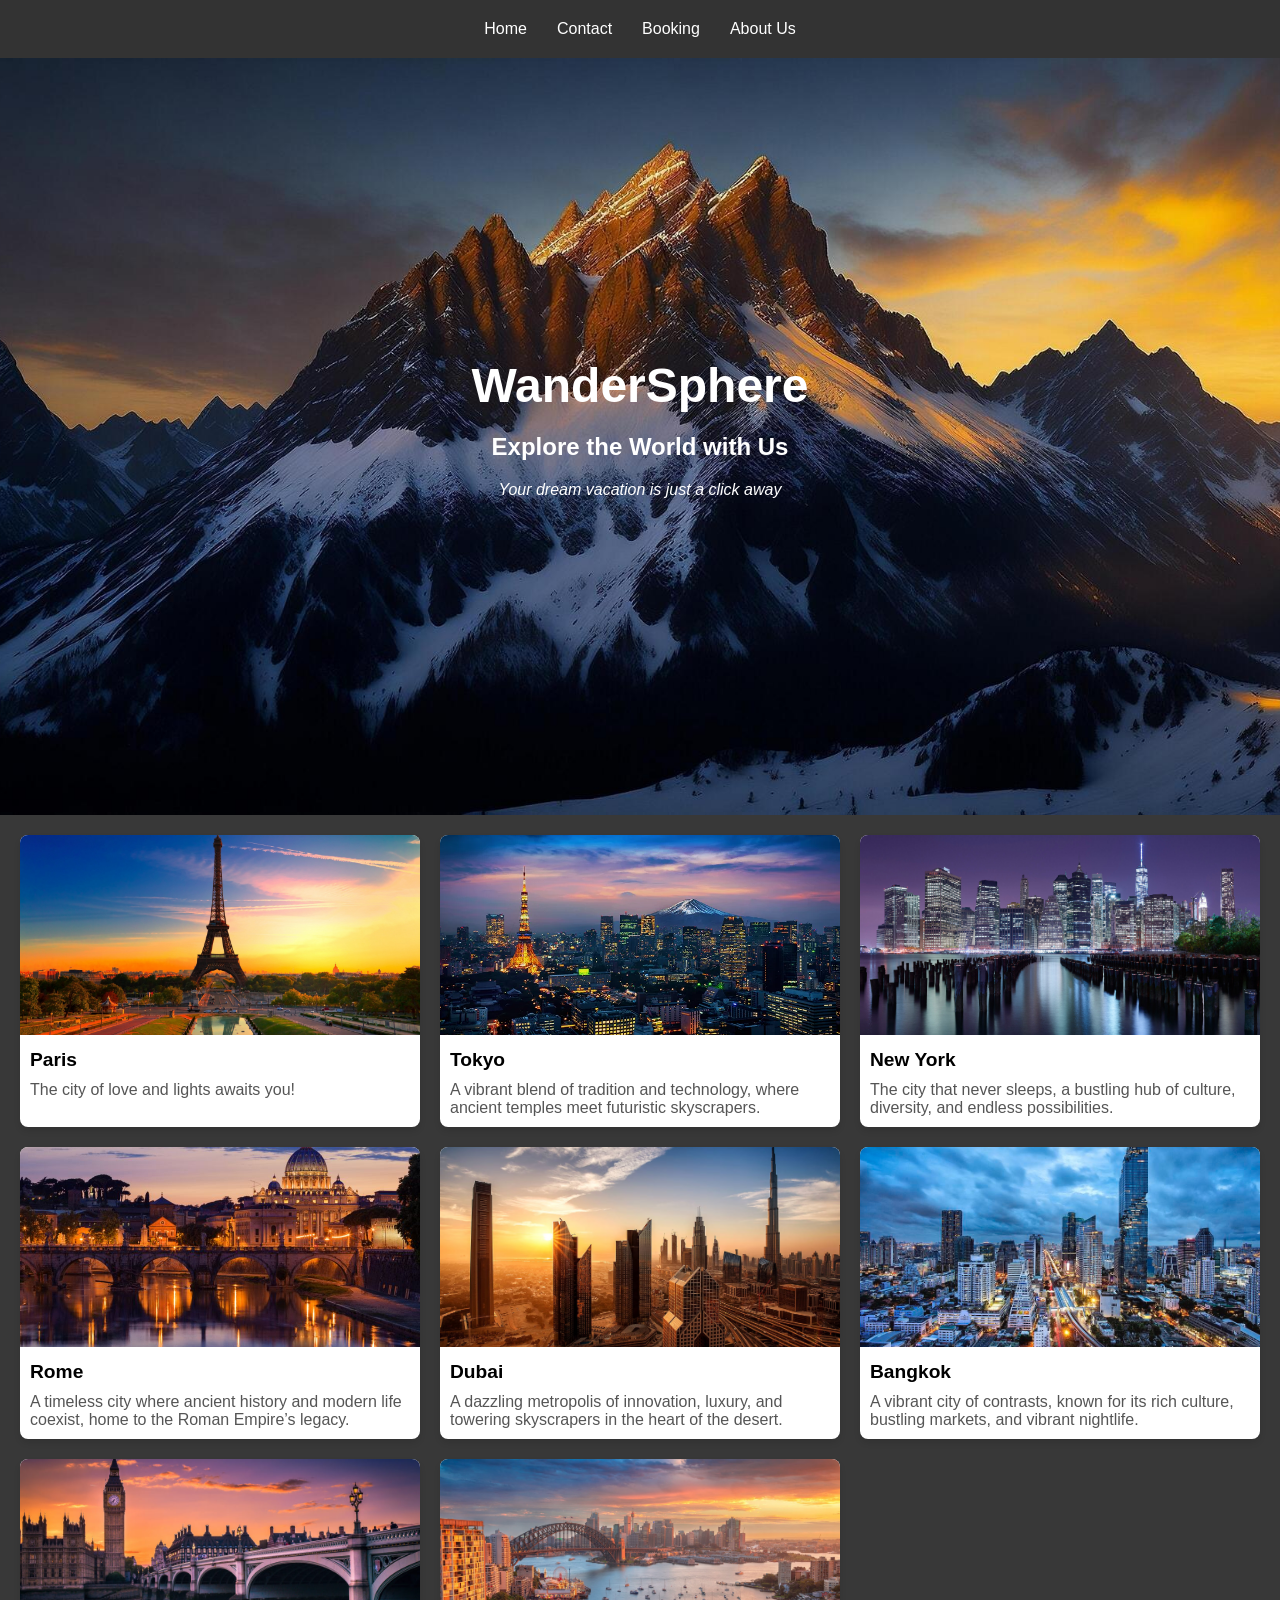
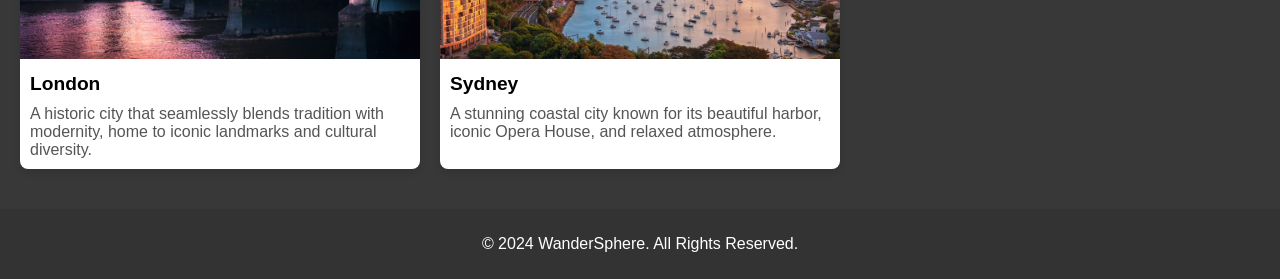
<file: index.html>
<!DOCTYPE html>
<html lang="en">
<head>
    <meta charset="UTF-8">
    <meta name="viewport" content="width=device-width, initial-scale=1.0">
    <title>WanderSphere</title>
  <link rel="stylesheet" href="cssstyles.css">
  </head>
<body>
    
    <nav>
        <ul>
            <li><a href="tourism website.html">Home</a></li>
            <li><a href="contact.html">Contact</a></li>
            <li><a href="booking.html">Booking</a></li>
            <li><a href="aboutus.html">About Us</a></li>
        </ul>
    </nav>

    <header>
        <h1>WanderSphere</h1>
        <h2>Explore the World with Us</h2>
        <p><i>Your dream vacation is just a click away</i></p>
    </header>
    <section class="destinations">
        <div class="destination">
            <img src="paris.jpg" alt="Paris">
            <h3>Paris</h3>
            <p>The city of love and lights awaits you!</p>
        </div>
        <div class="destination">
            <img src="japan.jpg" alt="Tokyo">
            <h3>Tokyo</h3>
            <p>A vibrant blend of tradition and technology, where ancient temples meet futuristic skyscrapers.</p>
        </div>
        <div class="destination">
            <img src="new york.jpg" alt="New York">
            <h3>New York</h3>
            <p>The city that never sleeps, a bustling hub of culture, diversity, and endless possibilities.</p>
        </div>
        <div class="destination">
            <img src="rome.jpg" alt="Rome">
            <h3>Rome</h3>
            <p>A timeless city where ancient history and modern life coexist, home to the Roman Empire’s legacy.</p>
        </div>
        <div class="destination">
            <img src="dubai.jpg" alt="Dubai">
            <h3>Dubai</h3>
            <p>A dazzling metropolis of innovation, luxury, and towering skyscrapers in the heart of the desert.</p>
        </div>
        <div class="destination">
            <img src="bangkok.jpg" alt="Bangkok">
            <h3>Bangkok</h3>
            <p>A vibrant city of contrasts, known for its rich culture, bustling markets, and vibrant nightlife.</p>
        </div>
        </div>
        <div class="destination">
            <img src="london.jpg" alt="	London">
            <h3>London</h3>
            <p> A historic city that seamlessly blends tradition with modernity, home to iconic landmarks and cultural diversity.</p>
        </div>
        <div class="destination">
            <img src="sydney.jpg" alt="Sydney">
            <h3>Sydney</h3>
            <p>A stunning coastal city known for its beautiful harbor, iconic Opera House, and relaxed atmosphere.</p>
        </div>
    </section>

    <footer>
        <p>&copy; 2024 WanderSphere. All Rights Reserved.</p>
    </footer>
</body>
</html>
</file>
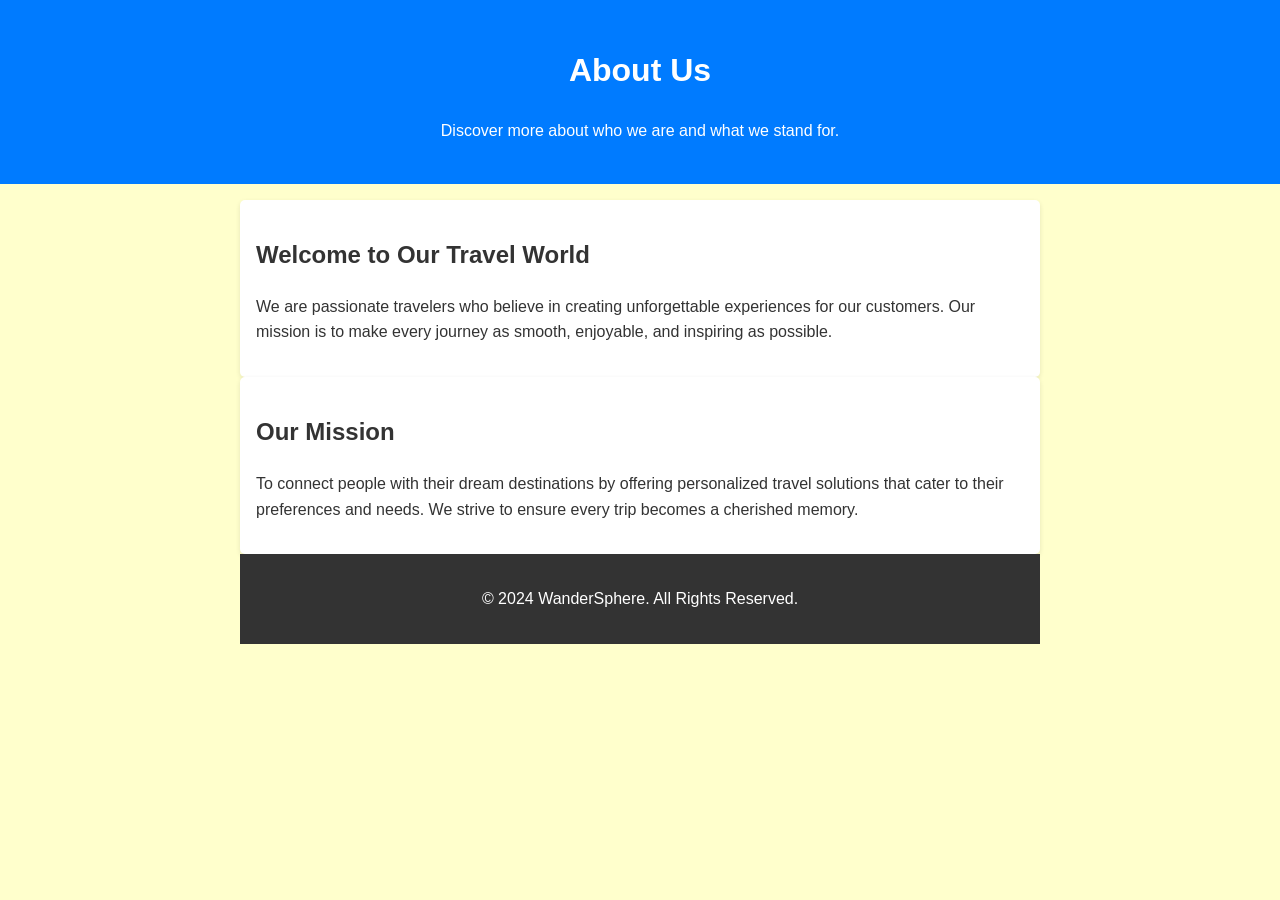
<file: aboutus.html>
<!DOCTYPE html>
<html lang="en">
<head>
    <meta charset="UTF-8">
    <meta name="viewport" content="width=device-width, initial-scale=1.0">
    <title>WanderSphere - About Us</title>
    <link rel="stylesheet" href="about.css">
</head>
<body>
  <header>
    <h1>About Us</h1>
    <p>Discover more about who we are and what we stand for.</p>
  </header>
  <main>
    <section class="about-intro">
       <h2>Welcome to Our Travel World</h2>
       <p>We are passionate travelers who believe in creating unforgettable experiences for our customers. Our mission is to make every journey as smooth, enjoyable, and inspiring as possible.</p>
    </section>

    <section class="our-mission">
       <h2>Our Mission</h2>
       <p> To connect people with their dream destinations by offering personalized travel solutions that cater to their preferences and needs. We strive to ensure every trip becomes a cherished memory.</p>
    </section>

<footer>
       <p>&copy; 2024 WanderSphere. All Rights Reserved.</p>
     </footer>
    </body>
    </html>
</file>
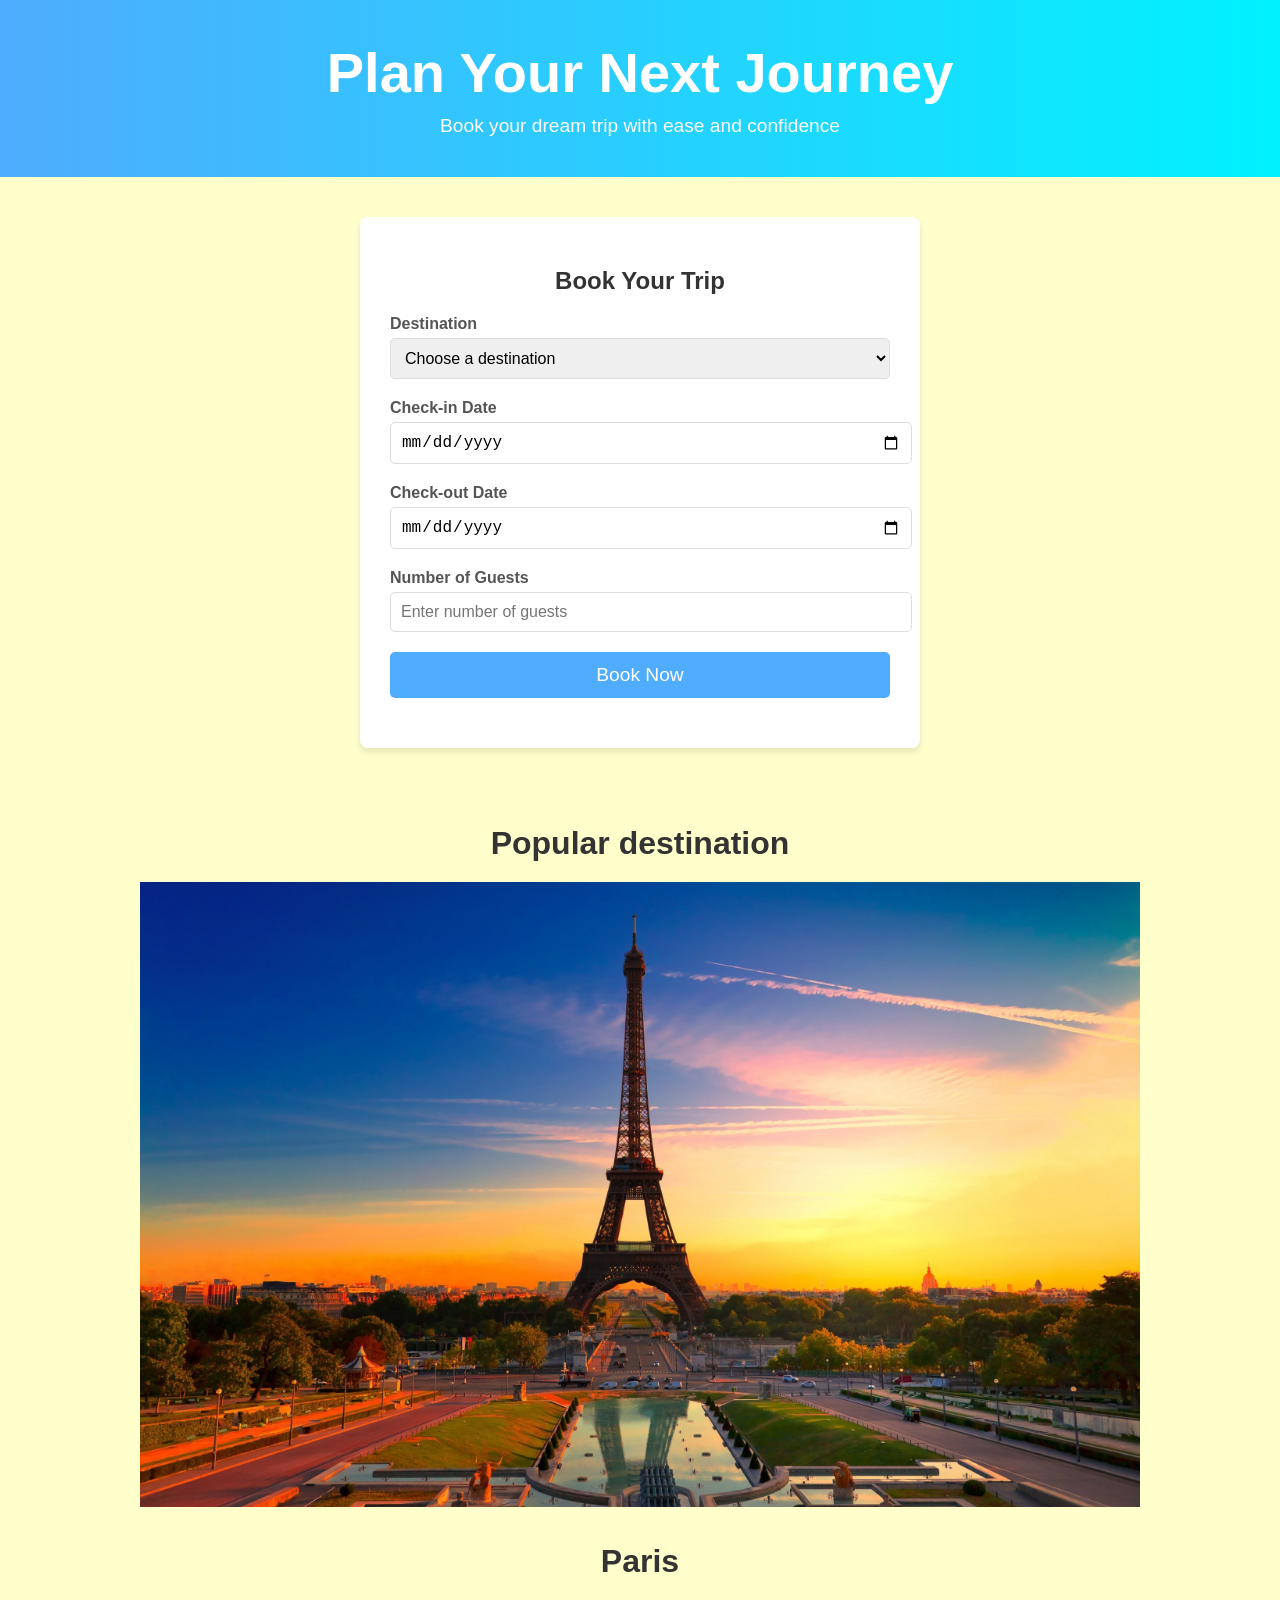
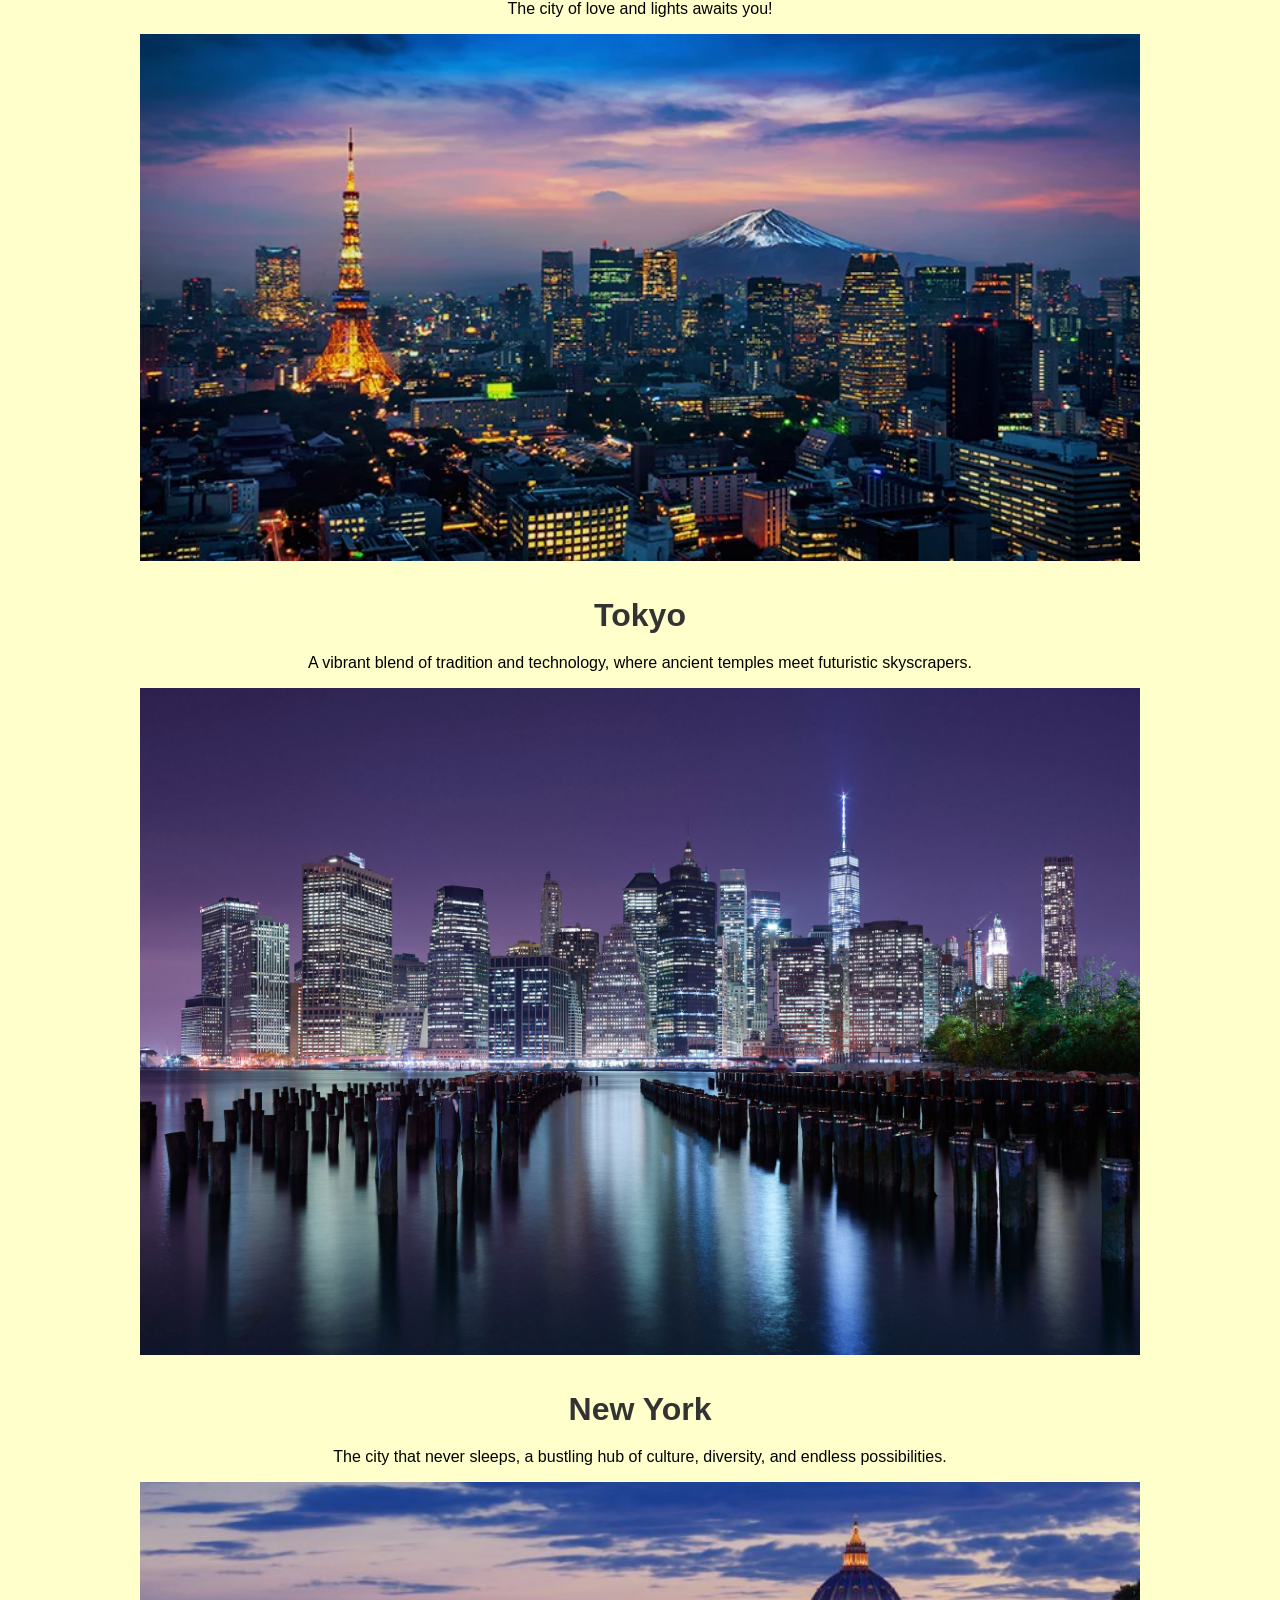
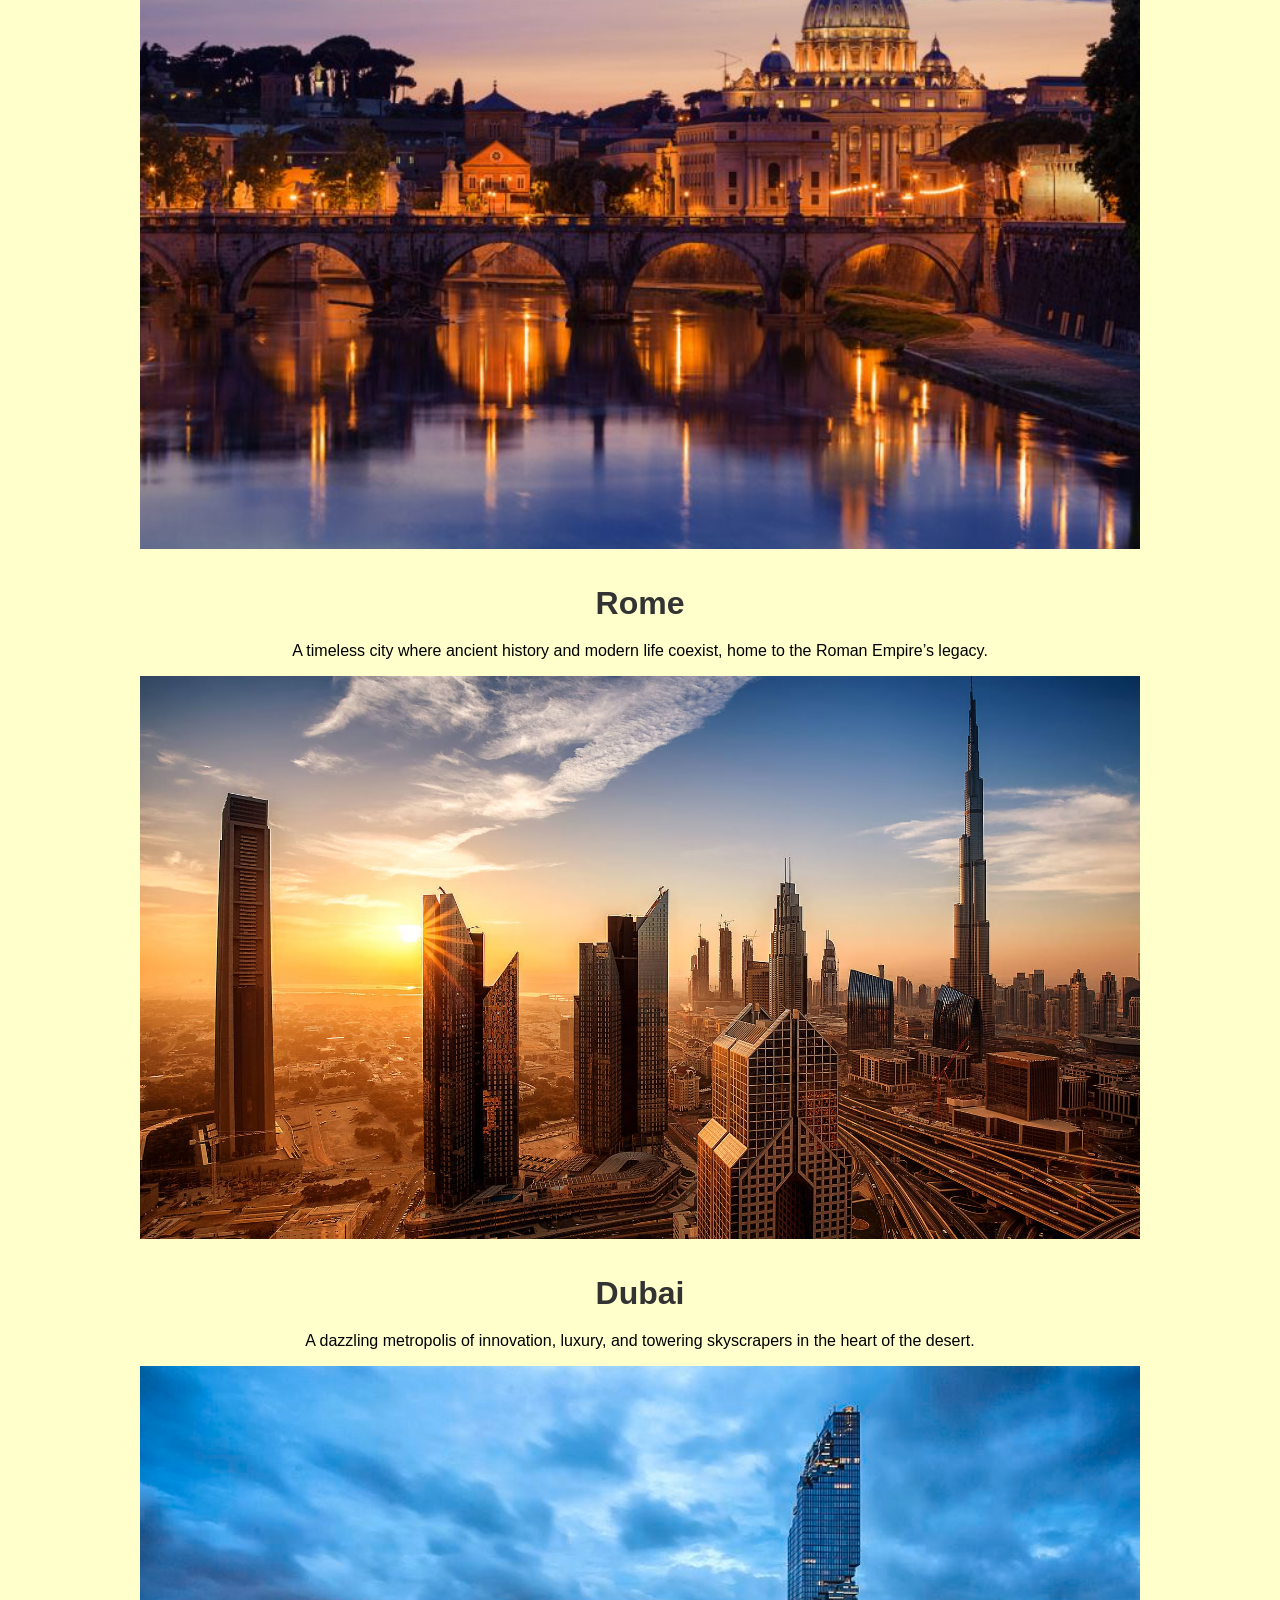
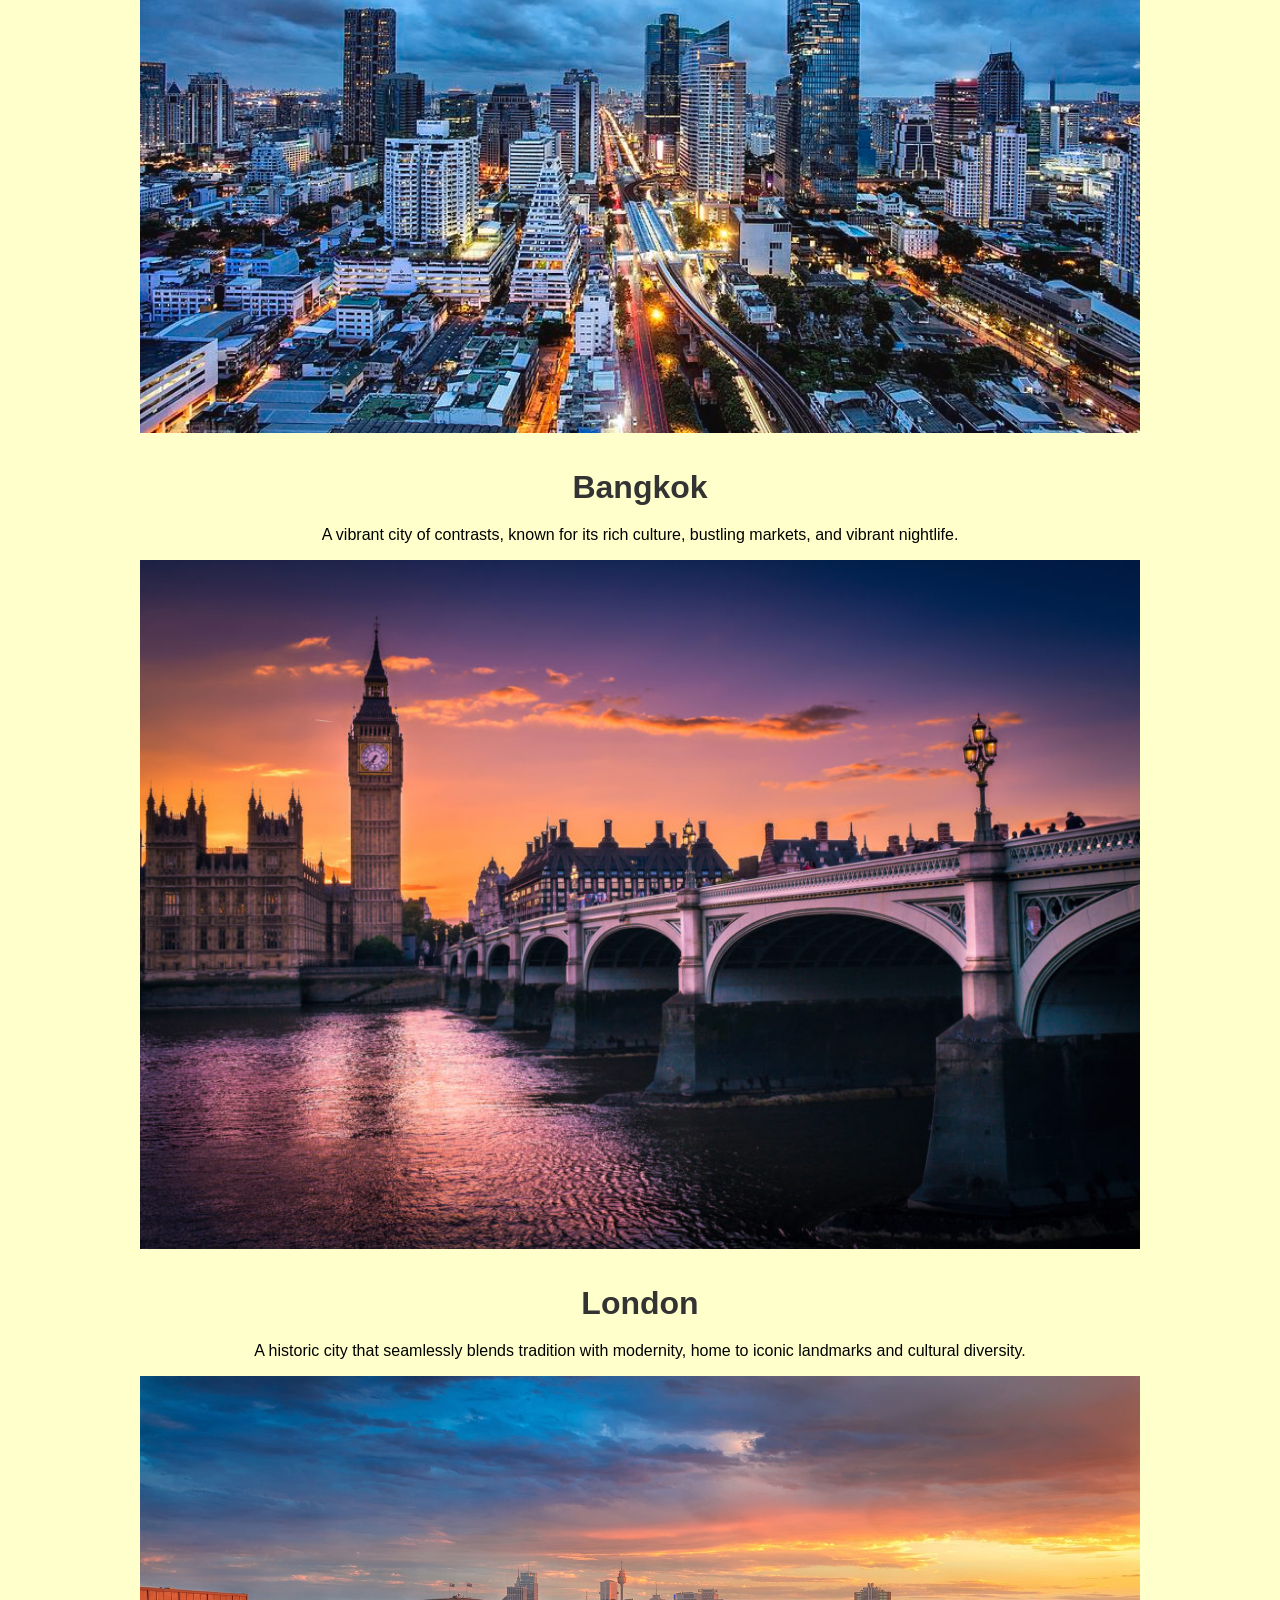
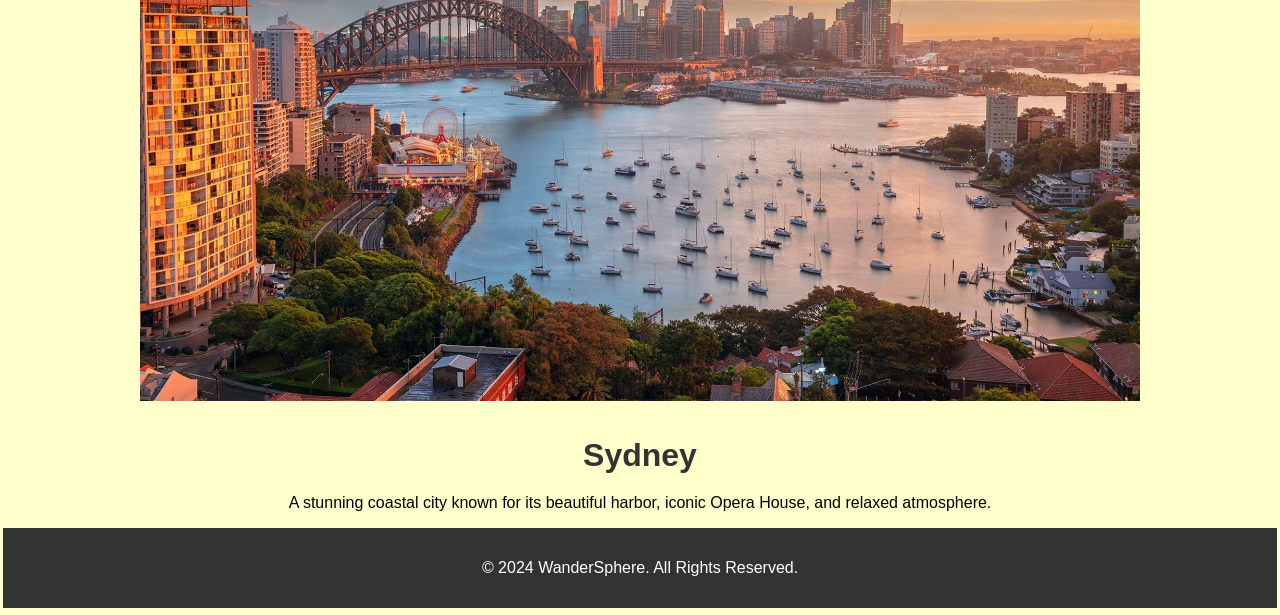
<file: booking.html>
<!DOCTYPE html>
<html lang="en">
<head>
    <meta charset="UTF-8">
    <meta name="viewport" content="width=device-width, initial-scale=1.0">
    <title>Travel Booking</title>
    <style>
        body {
            font-family: 'Arial', sans-serif;
            margin: 0;
            padding: 0;
            box-sizing: border-box;
            background-color: #f4f4f9;
            background: #ffffcc;
        }

        header {
            background: linear-gradient(to right, #4facfe, #00f2fe);
            color: white;
            text-align: center;
            padding: 40px 20px;
        }

        header h1 {
            font-size: 3.5rem;
            margin: 0;
        }

        header p {
            font-size: 1.2rem;
            margin: 10px 0 0;
        }

        .booking-section {
            display: flex;
            justify-content: center;
            align-items: center;
            padding: 40px 20px;
        }

        .booking-container {
            background: white;
            padding: 30px;
            border-radius: 8px;
            box-shadow: 0 4px 6px rgba(0, 0, 0, 0.1);
            max-width: 500px;
            width: 100%;
        }

        .booking-container h2 {
            text-align: center;
            margin-bottom: 20px;
            color: #333;
        }

        .form-group {
            margin-bottom: 20px;
        }

        .form-group label {
            display: block;
            margin-bottom: 5px;
            font-weight: bold;
            color: #555;
        }

        .form-group input, .form-group select {
            width: 100%;
            padding: 10px;
            border: 1px solid #ddd;
            border-radius: 5px;
            font-size: 1rem;
        }

        .form-group button {
            width: 100%;
            padding: 12px;
            background: #4facfe;
            color: white;
            border: none;
            border-radius: 5px;
            font-size: 1.2rem;
            cursor: pointer;
        }

        .form-group button:hover {
            background: #00c6fb;
        }

        .popular-destinations {
            text-align: center;
            padding: 5px 3px;
        }

        .popular-destinations h3 {
            margin-bottom: 20px;
            font-size: 2rem;
            color: #333;
        }

        .destinations-grid {
            display: grid;
            grid-template-columns: repeat(auto-fit, minmax(250px, 1fr));
            gap: 20px;
            padding: 0 20px;
        }

        .destination-card {
            background: white;
            border-radius: 8px;
            overflow: hidden;
            box-shadow: 0 4px 6px rgba(0, 0, 0, 0.1);
            transition: transform 0.3s;
        }

        .destination-card:hover {
            transform: translateY(-10px);
        }

        .destination-card img {
            width: 100%;
            height: 150px;
            object-fit: cover;
        }

        .destination-card h4 {
            margin: 15px;
            font-size: 1.2rem;
            color: #333;
        }

        .destination-card p {
            margin: 15px;
            color: #666;
        }

        img{
            width:1000px;
        }

        footer {
            background: #333;
            color: white;
            text-align: center;
            padding: 15px 0;
        }
    </style>
</head>
<body>
    <header>
        <h1>Plan Your Next Journey</h1>
        <p>Book your dream trip with ease and confidence</p>
    </header>

    <section class="booking-section">
        <div class="booking-container">
            <h2>Book Your Trip</h2>
            <div class="form-group">
                <label for="destination">Destination</label>
                <select id="destination">
                    <option value="">Choose a destination</option>
                    <option value="paris">Paris</option>
                    <option value="tokyo">Tokyo</option>
                    <option value="tokyo">New York</option>
                    <option value="tokyo">Rome</option>
                    <option value="dubai">Dubai</option>
                    <option value="dubai">Bangkok</option>
                    <option value="dubai">London</option>
                    <option value="sydney">Sydney</option>

                </select>
            </div>
            <div class="form-group">
                <label for="checkin">Check-in Date</label>
                <input type="date" id="checkin">
            </div>
            <div class="form-group">
                <label for="checkout">Check-out Date</label>
                <input type="date" id="checkout">
            </div>
            <div class="form-group">
                <label for="guests">Number of Guests</label>
                <input type="number" id="guests" min="1" placeholder="Enter number of guests">
            </div>
            <div class="form-group">
                <button type="submit">Book Now</button>
            </div>
        </div>
    </section>

    <section class="popular-destinations">
    <h3>Popular destination</h3>
           <section class="destinations">
        <div class="destination">
            <img src="paris.jpg" alt="Paris">
            <h3>Paris</h3>
            <p>The city of love and lights awaits you!</p>
        </div>
        <div class="destination">
            <img src="japan.jpg" alt="Tokyo">
            <h3>Tokyo</h3>
            <p>A vibrant blend of tradition and technology, where ancient temples meet futuristic skyscrapers.</p>
        </div>
        <div class="destination">
            <img src="new york.jpg" alt="New York">
            <h3>New York</h3>
            <p>The city that never sleeps, a bustling hub of culture, diversity, and endless possibilities.</p>
        </div>
        <div class="destination">
            <img src="rome.jpg" alt="Rome">
            <h3>Rome</h3>
            <p>A timeless city where ancient history and modern life coexist, home to the Roman Empire’s legacy.</p>
        </div>
        <div class="destination">
            <img src="dubai.jpg" alt="Dubai">
            <h3>Dubai</h3>
            <p>A dazzling metropolis of innovation, luxury, and towering skyscrapers in the heart of the desert.</p>
        </div>
        <div class="destination">
            <img src="bangkok.jpg" alt="Bangkok">
            <h3>Bangkok</h3>
            <p>A vibrant city of contrasts, known for its rich culture, bustling markets, and vibrant nightlife.</p>
        </div>
        </div>
        <div class="destination">
            <img src="london.jpg" alt="	London">
            <h3>London</h3>
            <p> A historic city that seamlessly blends tradition with modernity, home to iconic landmarks and cultural diversity.</p>
        </div>
        <div class="destination">
            <img src="sydney.jpg" alt="Sydney">
            <h3>Sydney</h3>
            <p>A stunning coastal city known for its beautiful harbor, iconic Opera House, and relaxed atmosphere.</p>
        </div>

    </section>


    <footer>
        <p>&copy; 2024 WanderSphere. All Rights Reserved.</p>
    </footer>
</body>
</html>
</file>
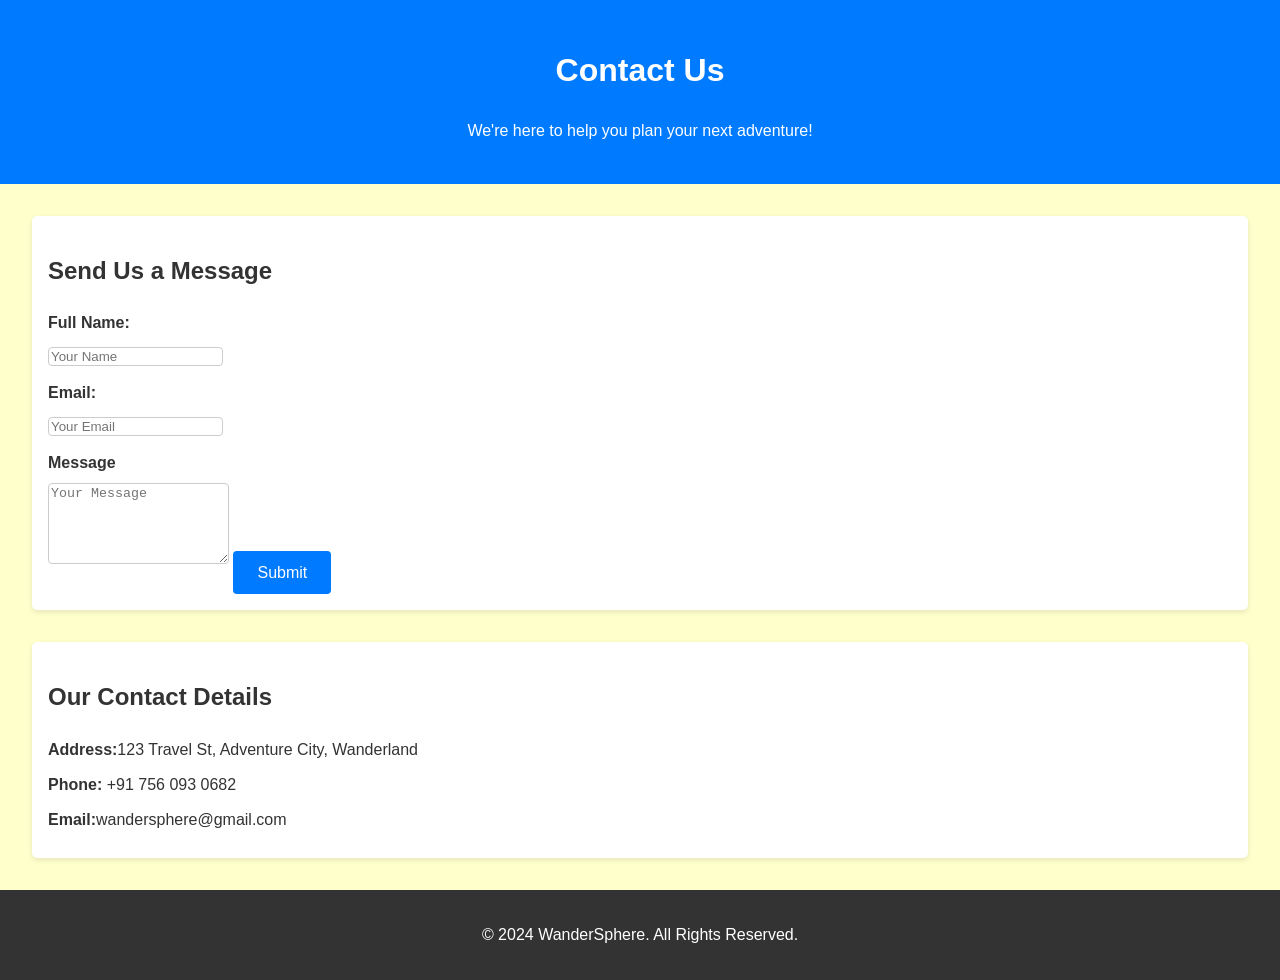
<file: contact.html>
<!DOCTYPE html>
<html lang="en">
<head>
    <meta charset="UTF-8">
    <meta name="viewport" content="width=device-width, initial-scale=1.0">
    <title>WanderSphere - Contact</title>
  <link rel="stylesheet" href="contactstyle.css">
  </head>
<body>

  <header>
    <h1>Contact Us</h1>
    <p>We're here to help you plan your next adventure!</p>
  </header>
  <main>
    <section class="contact-form">
      <h2>Send Us a Message</h2>
      <form action="submit-form.php" method="post">
      <label for="name">Full Name:</label>
      <input type="text" id="name" name="name" placeholder="Your Name" required>

      <label for="email">Email:</label>
      <input type="email" id="email" name="email" placeholder="Your Email" required>

      <label for="message">Message</label>
      <textarea id="message" name="message" rows="5" placeholder="Your Message" required></textarea>

      <button type="submit">Submit</button>
      </form>
     </section>

     <section class="contact-info">
       <h2>Our Contact Details</h2>
       <p><strong>Address:</strong>123 Travel St, Adventure City, Wanderland</p>
       <p><strong>Phone:</strong> +91 756 093 0682</p>
       <p><strong>Email:</strong>wandersphere@gmail.com</p>
     </section>
     </main>
     <footer>
       <p>&copy; 2024 WanderSphere. All Rights Reserved.</p>
     </footer>
    </body>
    </html>
</file>
<file: cssstyles.css>
body {
            font-family: Arial, sans-serif;
            margin: 0;
            padding: 0;
            box-sizing: border-box;
            background: #383838;
        }

        header {
            background: url('image 2.jpeg') no-repeat center center/cover;
            color: white;
            padding: 300px;
            text-align: center;
        }

        header h1 {
            margin: 0;
            font-size: 3rem;
        }

        header p {
            font-size: 1.0rem;
            margin-top: 10px;
        }

        nav {
            background: #333;
            color: white;
            padding: 10px 0;
        }

        nav ul {
            display: flex;
            justify-content: center;
            list-style: none;
            padding: 10px;
            margin: 0;
        }

        nav ul li {
            margin: 0 15px;
        }

        nav ul li a {
            color: white;
            text-decoration: none;
            font-size: 1rem;
            text-align: left;
        }

        .booking-form {
            margin: 20px auto;
            padding: 20px;
            max-width: 600px;
            background: #f9f9f9;
            border-radius: 8px;
            box-shadow: 0 4px 6px rgba(0, 0, 0, 0.1);
        }

        .booking-form h2 {
            margin-bottom: 20px;
            text-align: center;
        }

        .form-group {
            margin-bottom: 15px;
        }

        .form-group label {
            display: block;
            margin-bottom: 5px;
        }

        .form-group input, .form-group select {
            width: 100%;
            padding: 10px;
            border: 1px solid #ccc;
            border-radius: 5px;
        }

        .form-group button {
            width: 100%;
            padding: 10px;
            background: #007BFF;
            color: white;
            border: none;
            border-radius: 5px;
            font-size: 1rem;
        }

        .form-group button:hover {
            background: #0056b3;
        }

        .destinations {
            display: grid;
            grid-template-columns: repeat(auto-fit, minmax(300px, 1fr));
            gap: 20px;
            padding: 20px;
        }

        .destination {
            background: #fff;
            border-radius: 8px;
            box-shadow: 0 4px 6px rgba(0, 0, 0, 0.1);
            overflow: hidden;
        }

        .destination img {
            width: 100%;
            height: 200px;
            object-fit: cover;
        }

        .destination h3 {
            margin: 10px;
            font-size: 1.2rem;
        }

        .destination p {
            margin: 10px;
            color: #555;
        }

        footer {
            background: #333;
            color: white;
            text-align: center;
            padding: 10px 0;
            margin-top: 20px;
        }
</file>
<file: about.css>
body{
   font-family: Arial,sans-serif;
   margin:0;
   padding:0;
   line-height:1.6;
   background-color:#f9f9f9;
   color:#333;
   background: #ffffcc;
}

header{
   background:#007BFF;
   color:white;
   text-align:center;
   padding:1.5em 0;
}

main{
   padding:1em;
   max-width:800px;
   margin:auto;
}

section{
   margin-botton: 2em;
   padding:1em;
   background:white;
   box-shadow:0 2px 5px rgba(0,0,0,0.1);
   border-radius:5px;
}

footer{
   text-align:center;
   padding:1em 0;
   background:#333;
   color:white;
}
</file>
<file: contactstyle.css>
body{
   font-family: Arial, sans-serif;
   margin:0;
   padding:0;
   line-height:1.6;
   background-color:#f9f9f9;
   color:#333;
   background: #ffffcc;
}

header{
   background:#007BFF;
   color:white;
   text-align:center;
   padding:1.5em 0;
}

main{
   padding:1em;
   display:flex;
   flex-wrap:wrap;
   justify-content:space-between;
}

section{
   flex:1 1 45%;
   margin:1em;
   padding:1em;
   background:white;
   box-shadow:0 2px 5px rgba(0,0,0,0.1);
   border-radius:5px;
}

form label{
   display:block;
   margin-bottom:0.5em;
   font-weight:bold;
}

form input,form textarea{
   width:100%
   padding:0.8em;
   margin-bottom:1em;
   border:1px solid #ccc;
   border-radius:4px;
}

form button{
   display:inline-block;
   background:#007BFF;
   color:white;
   padding:0.8em 1.5em;
   border:none;
   border-radius:4px;
   cursor:pointer;
   font-size:1em;
}

form button:hover{
   background:#0056b3;
}

.contact-info p {
   margin:0.6em 0;
}

footer{
   text-align:center;
   padding:1em 0;
   background:#333;
   color:white;
}

@media(max-width:768px){
  main{
   flex-direction:column;
 }

  section{
   flex:1 1 100%;
 }
}
</file>
